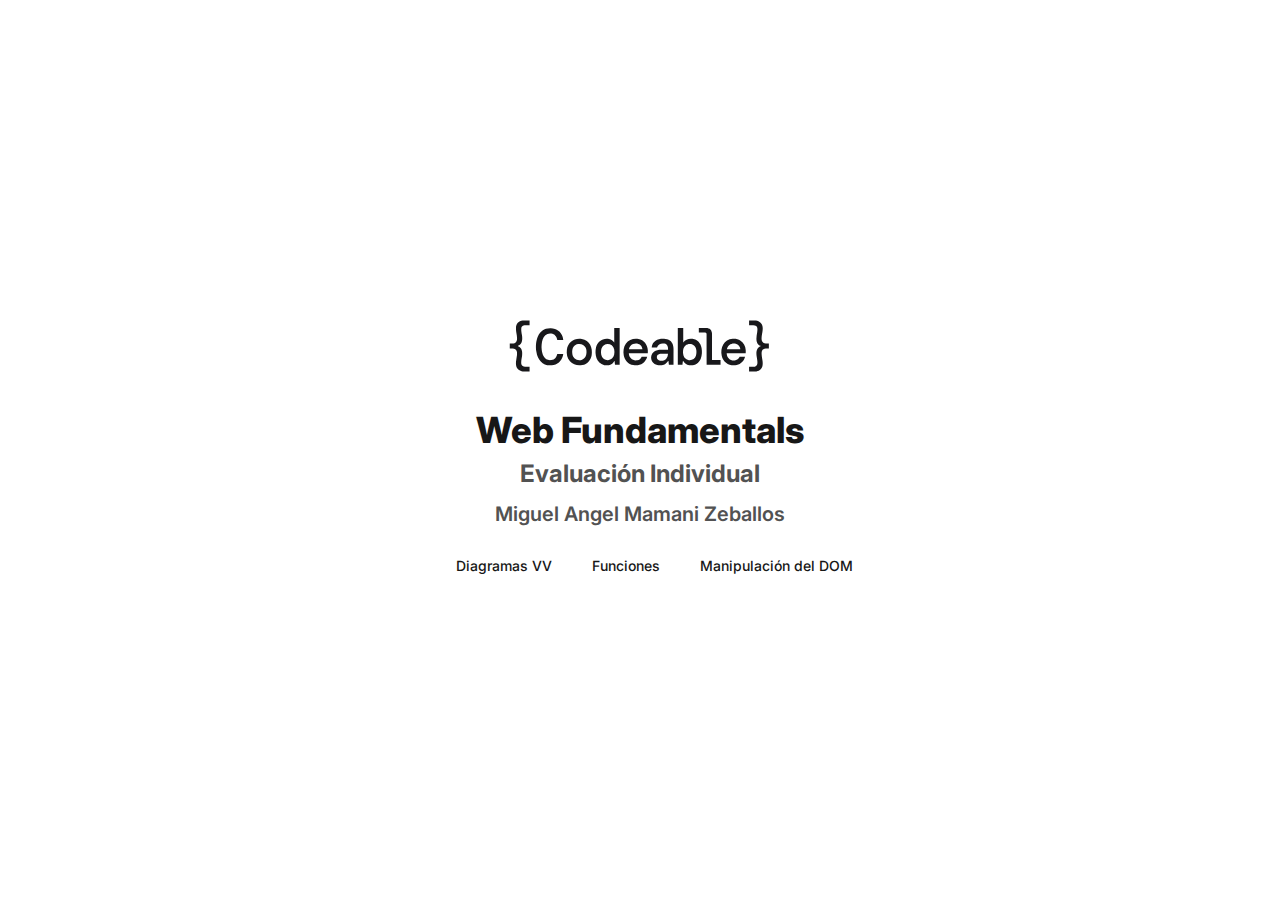
<file: index.html>
<!DOCTYPE html>
<html lang="es">
  <head>
    <meta charset="UTF-8" />
    <meta name="viewport" content="width=device-width, initial-scale=1.0" />
    <title>Web Fundamentals Evaluation 2024</title>
    <link rel="stylesheet" href="styles/index.css" />
  </head>
  <body>
    <main class="centered-content">
      <div class="container home">
        <img
          src="assets/images/codeable-logo.svg"
          alt="Codeable Logo"
          width="270"
          height="64"
          class="home__logo"
        />
        <h4 class="home__spaceHeader32"></h4>
        <h1 class="home__title">Web Fundamentals</h1>
        <h4 class="home__spaceHeader8"></h4>
        <h2 class="home__subtitle">Evaluación Individual</h2>
        <h4 class="home__spaceHeader8"></h4>
        <h3 class="home__name">Miguel Angel Mamani Zeballos</h3>
        <h4 class="home__spaceHeader16"></h4>
        <nav class="navigation link">
          <ul>
            <li><a href="diagramas.html">Diagramas VV</a></li>
            <li><a href="funciones.html">Funciones</a></li>
            <li><a href="dom.html">Manipulación del DOM</a></li>
          </ul>
        </nav>
      </div>
    </main>
  </body>
</html>
</file>
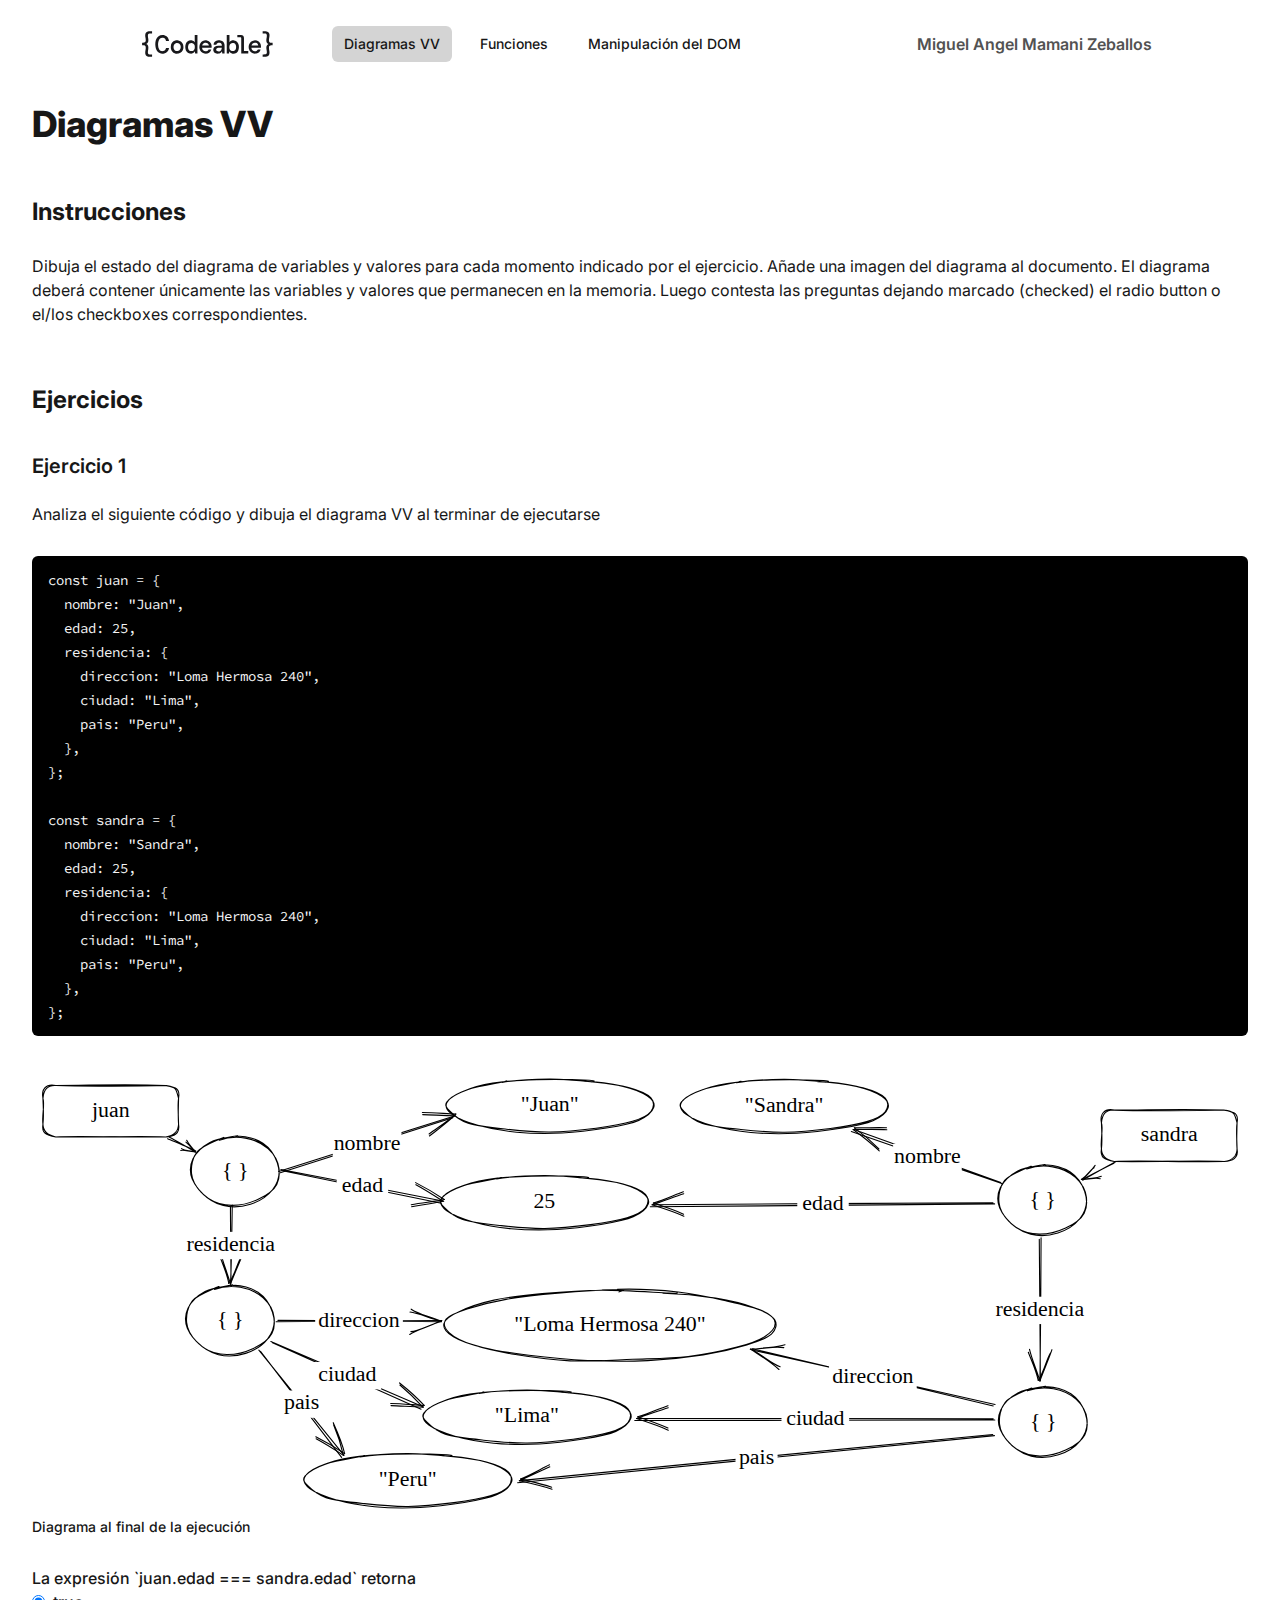
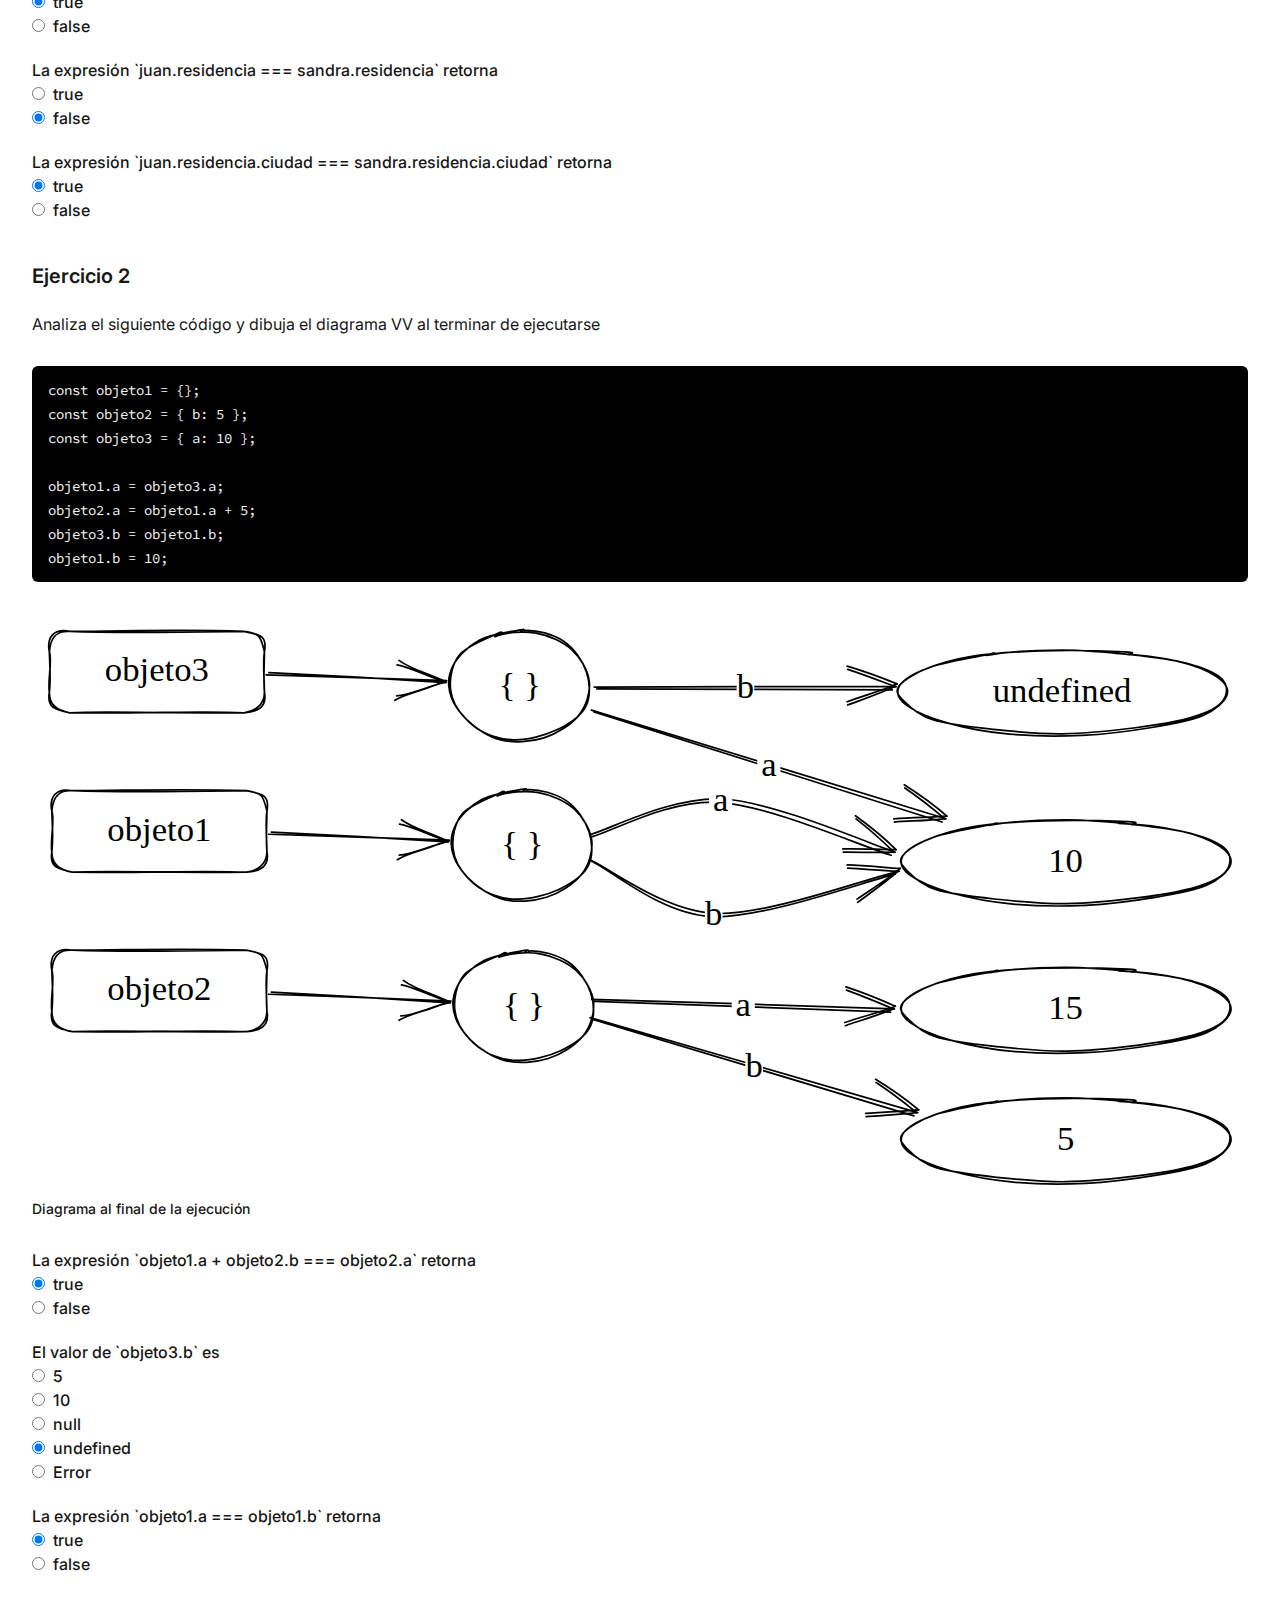
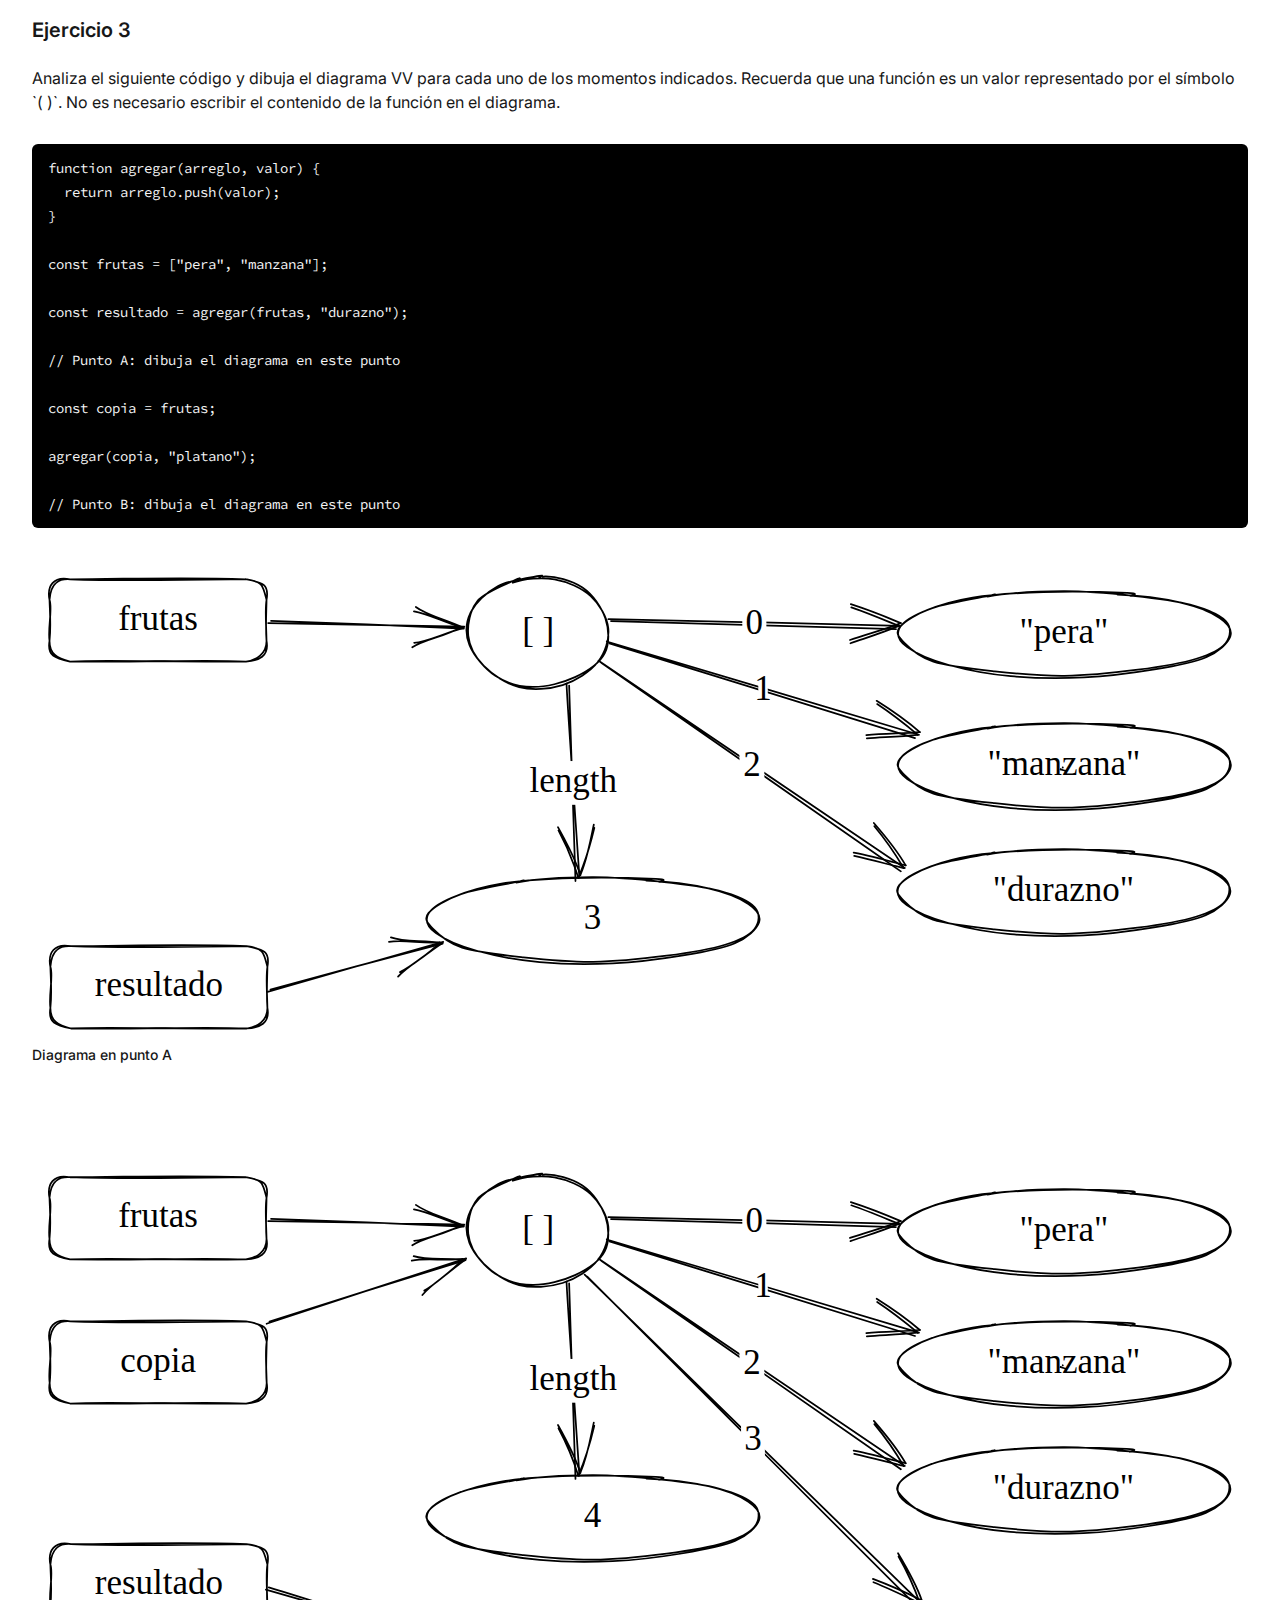
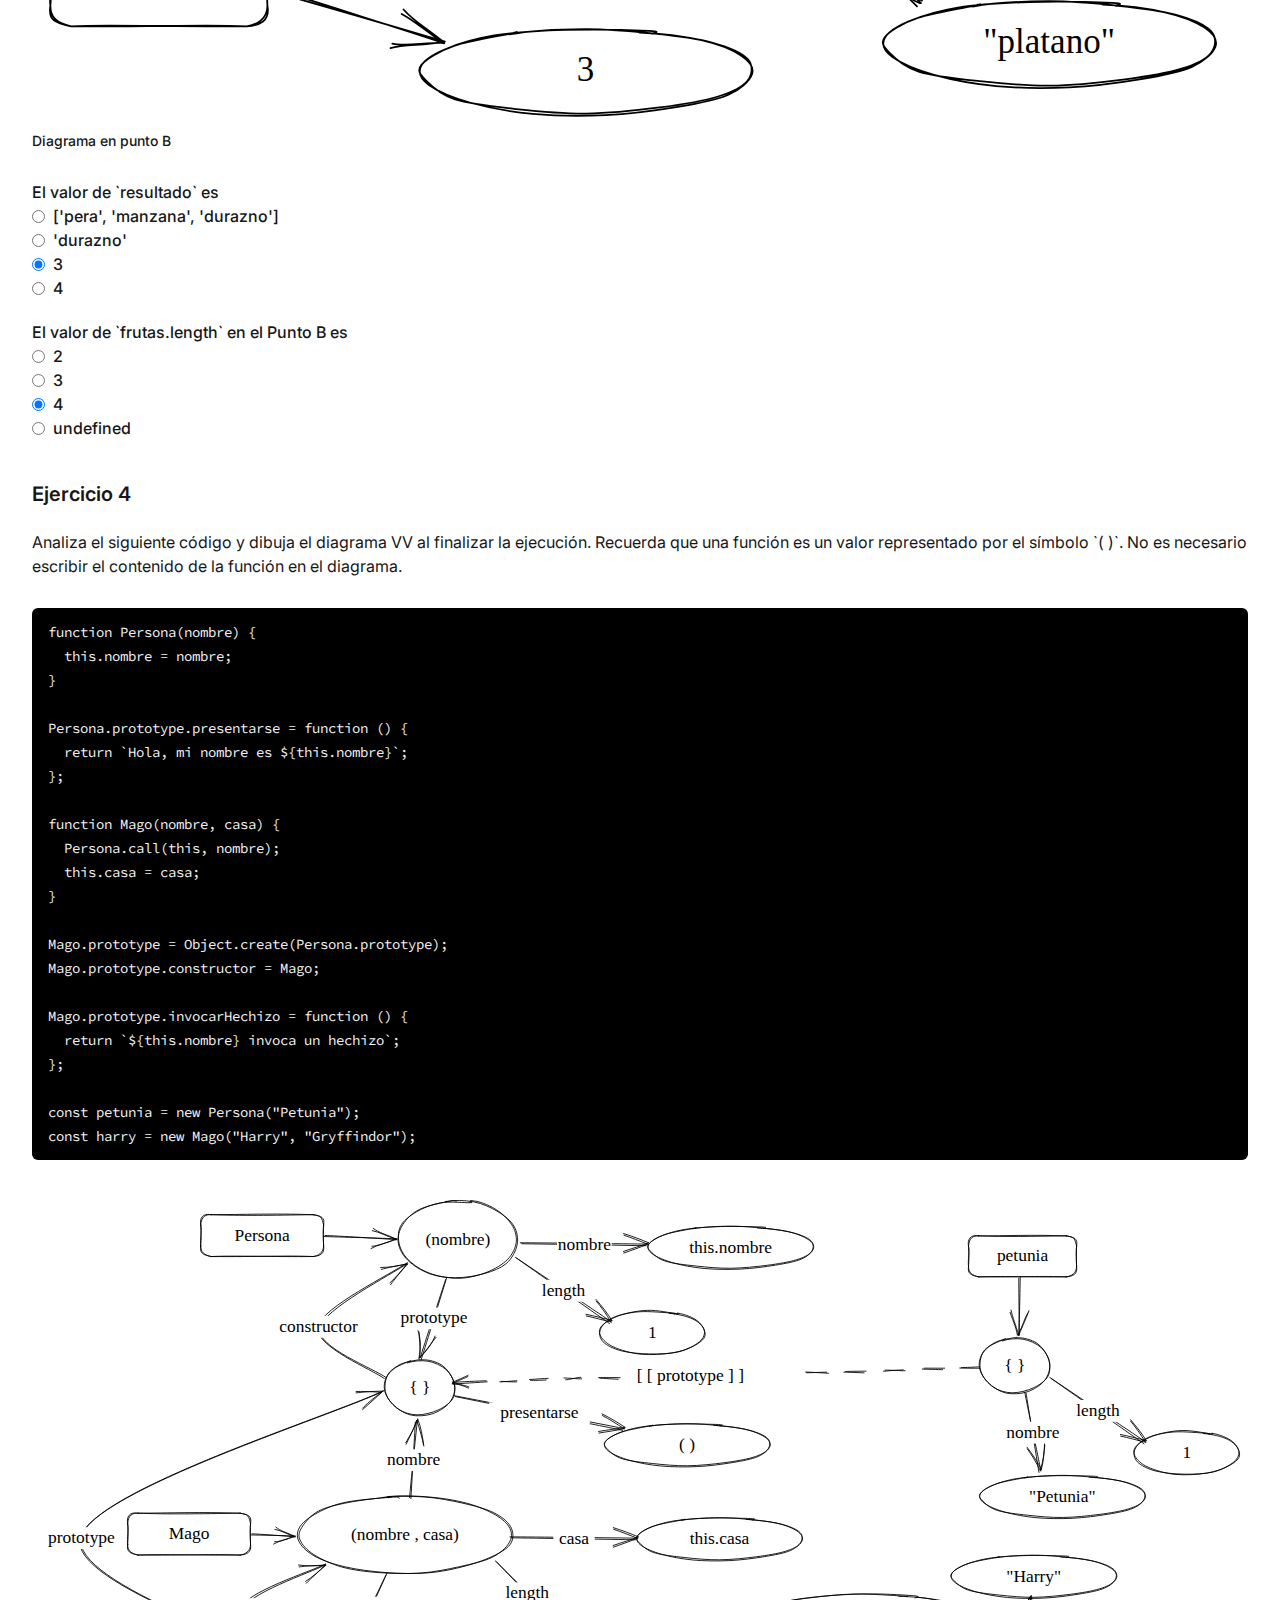
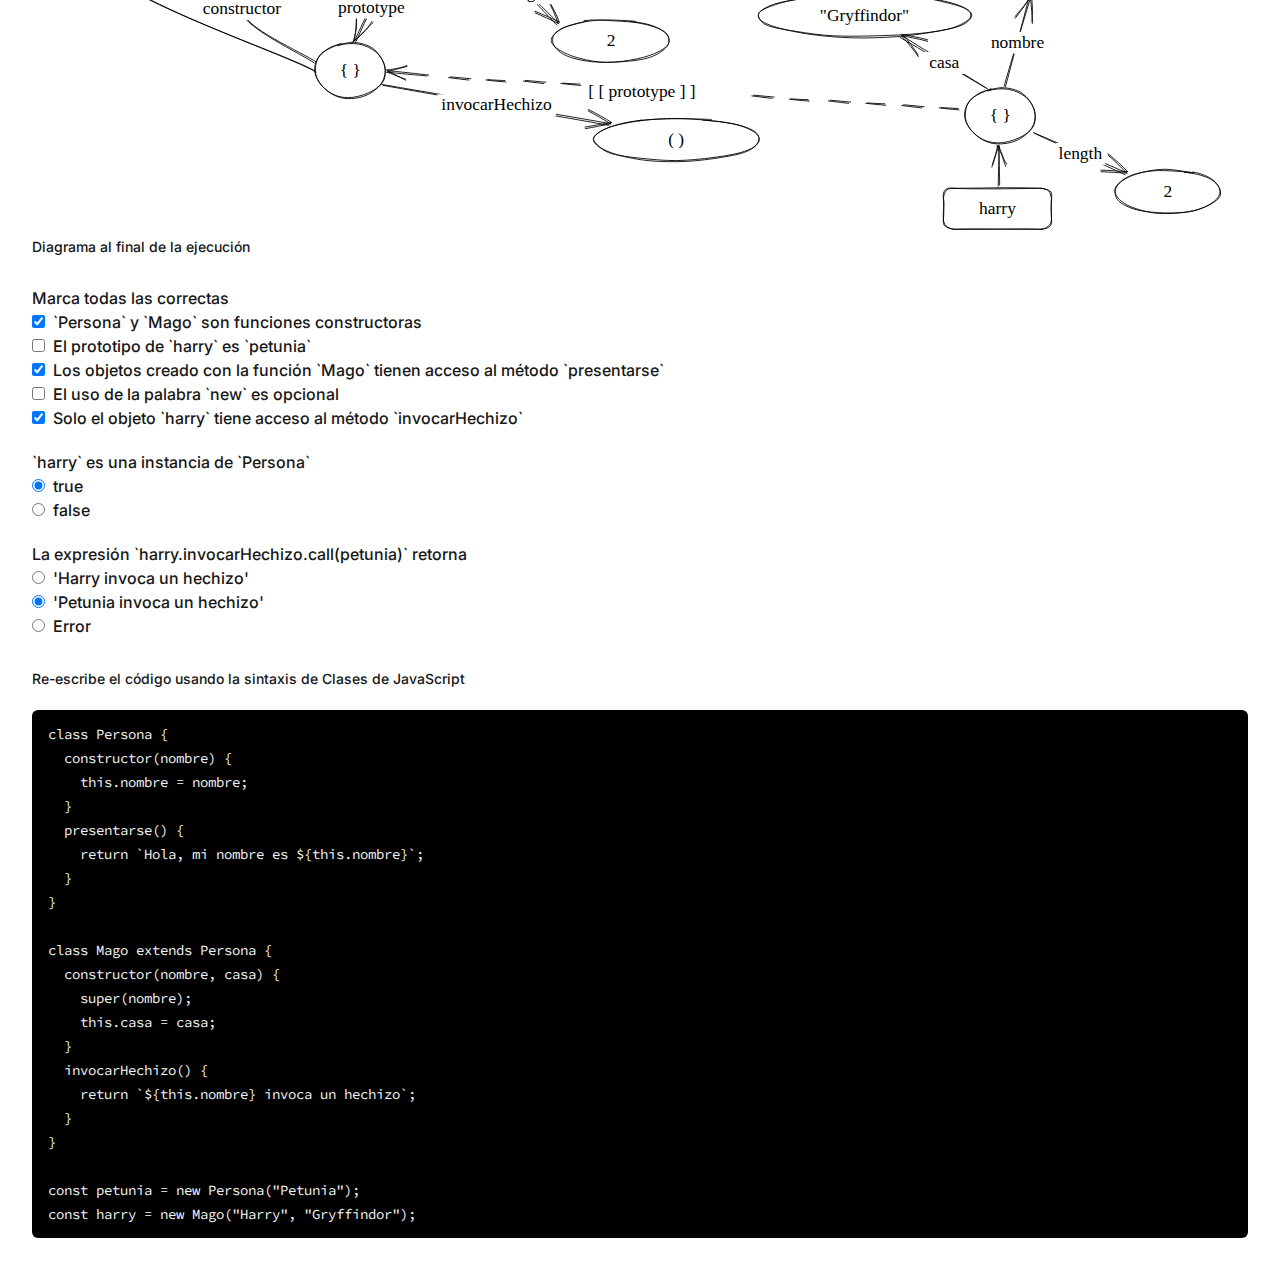
<file: diagramas.html>
<!DOCTYPE html>
<html lang="es">
  <head>
    <meta charset="UTF-8" />
    <meta name="viewport" content="width=device-width, initial-scale=1.0" />
    <title>Web Fundamentals Evaluation 2024- Diagramas VV</title>
    <link rel="stylesheet" href="styles/index.css" />
  </head>
  <body>    
    <header class="header">
      <div class="header__container">
        <a href="/index.html">
          <img
            src="assets/images/codeable-logo-sm.svg"
            alt="codeable-logo"
            width="135"
            height="32"
            class="header__logo header__largoMinimoLogo"
          />
        </a>
        <nav class="navigation">
          <ul>
            <li class="active"><a href="/diagramas.html">Diagramas VV</a></li>
            <li><a href="/funciones.html">Funciones</a></li>
            <li><a href="/dom.html">Manipulación del DOM</a></li>
          </ul>
        </nav>
        <p class="header__name">Miguel Angel Mamani Zeballos</p>
      </div>
    </header>
    <main class="container">
      <div>
        <h1 class="page__title">Diagramas VV</h1>
        <h2 class="page__subtitle page__subtitleBoldPrimary">Instrucciones</h2>
        <p class="page__pWithoutMargin">
          Dibuja el estado del diagrama de variables y valores para cada momento indicado por el ejercicio. Añade una imagen del diagrama al documento. El diagrama deberá contener únicamente las variables y valores que permanecen en la memoria. Luego contesta las preguntas dejando marcado (checked) el radio button o el/los checkboxes correspondientes.
        </p>
        <h2 class="page__subtitle page__subtitleBoldSecondary">Ejercicios</h2>
        <h3 class="page__subtitleNormal">Ejercicio 1</h3>
        <p class="page__pWithMargin">
          Analiza el siguiente código y dibuja el diagrama VV al terminar de ejecutarse
        </p>
        <div>
          <pre class="page__modoDark"><code>const juan = { 
  nombre: "Juan", 
  edad: 25, 
  residencia: { 
    direccion: "Loma Hermosa 240", 
    ciudad: "Lima", 
    pais: "Peru", 
  }, 
}; 
  
const sandra = { 
  nombre: "Sandra", 
  edad: 25,
  residencia: { 
    direccion: "Loma Hermosa 240", 
    ciudad: "Lima", 
    pais: "Peru", 
  }, 
};</code></pre>
        </div>
        <img
          class="page__image"
          src="assets/images/ercerciePage1E1.svg"
          alt="diagrama VV del ejercicio 1"
        />
        <p class="page__textNormal page__spaceHeight32">
          Diagrama al final de la ejecución
        </p>
        <div class="page__paddingBottom20 page__itemWeight500">
          <label>La expresión `juan.edad === sandra.edad` retorna</label>
          <div class="check-group">
            <label class="check-item">
              <input type="radio" name="ejercicio1-1" value="true" checked />
              true
            </label>
            <label class="check-item">
              <input type="radio" name="ejercicio1-1" value="false" />
              false
            </label>
          </div>
        </div>
        <div class="page__paddingBottom20 page__itemWeight500">
          <label>La expresión `juan.residencia === sandra.residencia` retorna</label>
          <div class="check-group">
            <label class="check-item">
              <input type="radio" name="ejercicio1-2" value="true" />
              true
            </label>
            <label class="check-item">
              <input type="radio" name="ejercicio1-2" value="false" checked />
              false
            </label>
          </div>
        </div>
        <div class="page__itemWeight500">
          <label>La expresión `juan.residencia.ciudad === sandra.residencia.ciudad` retorna</label>
          <div class="check-group">
            <label class="check-item">
              <input type="radio" name="ejercicio1-3" value="true" checked />
              true
            </label>
            <label class="check-item">
              <input type="radio" name="ejercicio1-3" value="false" />
              false
            </label>
          </div>
        </div>
        <h3 class="page__subtitleNormal">Ejercicio 2</h3>
        <p class="page__pWithMargin">
          Analiza el siguiente código y dibuja el diagrama VV al terminar de ejecutarse
        </p>
        <div>
          <pre class="page__modoDark"><code>const objeto1 = {}; 
const objeto2 = { b: 5 };
const objeto3 = { a: 10 };

objeto1.a = objeto3.a; 
objeto2.a = objeto1.a + 5; 
objeto3.b = objeto1.b;
objeto1.b = 10;</code></pre>
        </div>
        <img
            class="page__image"
            src="assets/images/ercerciePage1E2.svg"
            alt="diagrama VV del ejercicio 2"
        />
        <p class="page__textNormal page__spaceHeight32">
          Diagrama al final de la ejecución
        </p>
        <div class="page__paddingBottom20 page__itemWeight500">
          <label> La expresión `objeto1.a + objeto2.b === objeto2.a` retorna</label>
          <div class="check-group">
            <label class="check-item">
              <input type="radio" name="ejercicio2-1" value="true" checked />
              true
            </label>
            <label class="check-item">
              <input type="radio" name="ejercicio2-1" value="false" />
              false
            </label>
          </div>
        </div>
        <div class="page__paddingBottom20 page__itemWeight500">
          <label>El valor de `objeto3.b` es</label>
          <div class="check-group">
            <label class="check-item">
              <input type="radio" name="ejercicio2-2" value="5" />
              5
            </label>
            <label class="check-item">
              <input type="radio" name="ejercicio2-2" value="10" />
              10
            </label>
            <label class="check-item">
              <input type="radio" name="ejercicio2-2" value="null" />
              null
            </label>
            <label class="check-item">
              <input type="radio" name="ejercicio2-2" value="undefined" checked />
              undefined
            </label>
            <label class="check-item">
              <input type="radio" name="ejercicio2-2" value="Error" />
              Error
            </label>
          </div>
        </div>
        <div class="page__itemWeight500">
          <label>La expresión `objeto1.a === objeto1.b` retorna</label>
          <div class="check-group">
            <label class="check-item">
              <input type="radio" name="ejercicio2-3" value="true" checked />
              true
            </label>
            <label class="check-item">
              <input type="radio" name="ejercicio2-3" value="false" />
              false
            </label>
          </div>
        </div>
        <h3 class="page__subtitleNormal">Ejercicio 3</h3>
        <p class="page__pWithMargin">
          Analiza el siguiente código y dibuja el diagrama VV para cada uno de los momentos indicados. Recuerda
          que una función es un valor representado por el símbolo `( )`. No es
          necesario escribir el contenido de la función en el diagrama.
        </p>
        <div>
          <pre class="page__modoDark"><code>function agregar(arreglo, valor) { 
  return arreglo.push(valor); 
} 

const frutas = ["pera", "manzana"]; 

const resultado = agregar(frutas, "durazno"); 

// Punto A: dibuja el diagrama en este punto 

const copia = frutas;

agregar(copia, "platano"); 

// Punto B: dibuja el diagrama en este punto</code></pre>
        </div>
        <img
            class="page__image"
            src="assets/images/ercerciePage1E3-1.svg"
            alt="diagrama VV del ejercicio 3 parte A"
        />
        <p class="page__textNormal page__spaceHeight32">
          Diagrama en punto A
        </p>
        <h4 class="page__paddingBottom32"></h4>
        <img
            class="page__image"
            src="assets/images/ercerciePage1E3-2.svg"
            alt="diagrama VV del ejercicio 3 parte B"
        />
        <p class="page__textNormal page__spaceHeight32">
          Diagrama en punto B
        </p>
        <div class="page__paddingBottom20 page__itemWeight500">
          <label>El valor de `resultado` es</label>
          <div class="check-group">
            <label class="check-item">
              <input type="radio" name="ejercicio3-1" value="['pera', 'manzana', 'durazno']" />
              ['pera', 'manzana', 'durazno'] 
            </label>
            <label class="check-item">
              <input type="radio" name="ejercicio3-1" value="durazno" />
              'durazno'
            </label>
            <label class="check-item">
              <input type="radio" name="ejercicio3-1" value="3" checked />
              3
            </label>
            <label class="check-item">
              <input type="radio" name="ejercicio3-1" value="4" />
              4
            </label>
          </div>
        </div>       
        <div class="page__itemWeight500">
          <label>El valor de `frutas.length` en el Punto B es</label>
          <div class="check-group">
          <label class="check-item">
            <input type="radio" name="ejercicio3-2" value="2" />
            2
          </label>
          <label class="check-item">
            <input type="radio" name="ejercicio3-2" value="3" />
            3          
          </label>
          <label class="check-item">
            <input type="radio" name="ejercicio3-2" value="4" checked />
            4
          </label>
          <label class="check-item">
            <input type="radio" name="ejercicio3-2" value="undefined" />
            undefined
          </label>
          </div>
        </div>
        <h3 class="page__subtitleNormal">Ejercicio 4</h3>
        <p class="page__pWithMargin">
          Analiza el siguiente código y dibuja el diagrama VV al finalizar la ejecución. Recuerda que
          una función es un valor representado por el símbolo `( )`. No es
          necesario escribir el contenido de la función en el diagrama.
        </p>
        <div>
          <pre class="page__modoDark"><code>function Persona(nombre) { 
  this.nombre = nombre; 
} 

Persona.prototype.presentarse = function () { 
  return `Hola, mi nombre es ${this.nombre}`; 
};

function Mago(nombre, casa) { 
  Persona.call(this, nombre); 
  this.casa = casa; 
}

Mago.prototype = Object.create(Persona.prototype);
Mago.prototype.constructor = Mago; 

Mago.prototype.invocarHechizo = function () { 
  return `${this.nombre} invoca un hechizo`; 
}; 

const petunia = new Persona("Petunia"); 
const harry = new Mago("Harry", "Gryffindor");</code></pre>
        </div>
        <img
            class="page__image"
            src="assets/images/ercerciePage1E4.svg"
            alt="diagrama VV del ejercicio 4"
        />
        <p class="page__textNormal page__spaceHeight32">
          Diagrama al final de la ejecución 
        </p>
        <div class="page__paddingBottom20 page__itemWeight500">
          <label>Marca todas las correctas</label>
          <div class="check-group">
            <label class="check-item">
              <input type="checkbox" name="persona-y-mago-funciones" value="yes" checked />
              `Persona` y `Mago` son funciones constructoras
            </label>
            <label class="check-item">
              <input type="checkbox" name="prototipo-harry-es-petunia" value="yes" />
              El prototipo de `harry` es `petunia`
            </label>
            <label class="check-item">
              <input type="checkbox" name="mago-tiene-metodo-presentarse" value="yes" checked />
              Los objetos creado con la función `Mago` tienen acceso al método `presentarse`
            </label>
            <label class="check-item">
              <input type="checkbox" name="new-es-opcional" value="yes" />
              El uso de la palabra `new` es opcional
            </label>
            <label class="check-item">
              <input type="checkbox" name="harry-tiene-metodo-invocarHechizo" value="yes" checked />
              Solo el objeto `harry` tiene acceso al método `invocarHechizo`
            </label>
          </div>   
        </div>   
        <div class="page__paddingBottom20 page__itemWeight500">
          <label>`harry` es una instancia de `Persona`</label>
          <div class="check-group">
            <label class="check-item">
              <input type="radio" name="ejercicio4-2" value="true" checked />
              true
            </label>
            <label class="check-item">
              <input type="radio" name="ejercicio4-2" value="false" />
              false
            </label>
          </div>
        </div>    
        <div class="page__itemWeight500">
          <label>La expresión `harry.invocarHechizo.call(petunia)` retorna</label>
          <div class="check-group">
            <label class="check-item">
              <input type="radio" name="ejercicio4-3" value="Harry invoca un hechizo" />
              'Harry invoca un hechizo'          
            </label>
            <label class="check-item">
              <input type="radio" name="ejercicio4-3" value="Petunia invoca un hechizo" checked />
              'Petunia invoca un hechizo'           
            </label>
            <label class="check-item">
              <input type="radio" name="ejercicio4-3" value="Error" />
              Error
            </label>        
          </div>
        </div>
        <p class="page__textNormal">
          Re-escribe el código usando la sintaxis de Clases de JavaScript
        </p>
        <div>
          <pre class="page__modoDark"><code>class Persona {
  constructor(nombre) {
    this.nombre = nombre;
  }
  presentarse() {
    return `Hola, mi nombre es ${this.nombre}`;
  }
}

class Mago extends Persona {
  constructor(nombre, casa) {
    super(nombre);
    this.casa = casa;
  }
  invocarHechizo() {
    return `${this.nombre} invoca un hechizo`;
  }
}

const petunia = new Persona("Petunia");
const harry = new Mago("Harry", "Gryffindor");</code></pre>
        </div>
        <h4 class="page__paddingBottom32"></h4>
      </div>
    </main>
  </body>
</html>
</file>
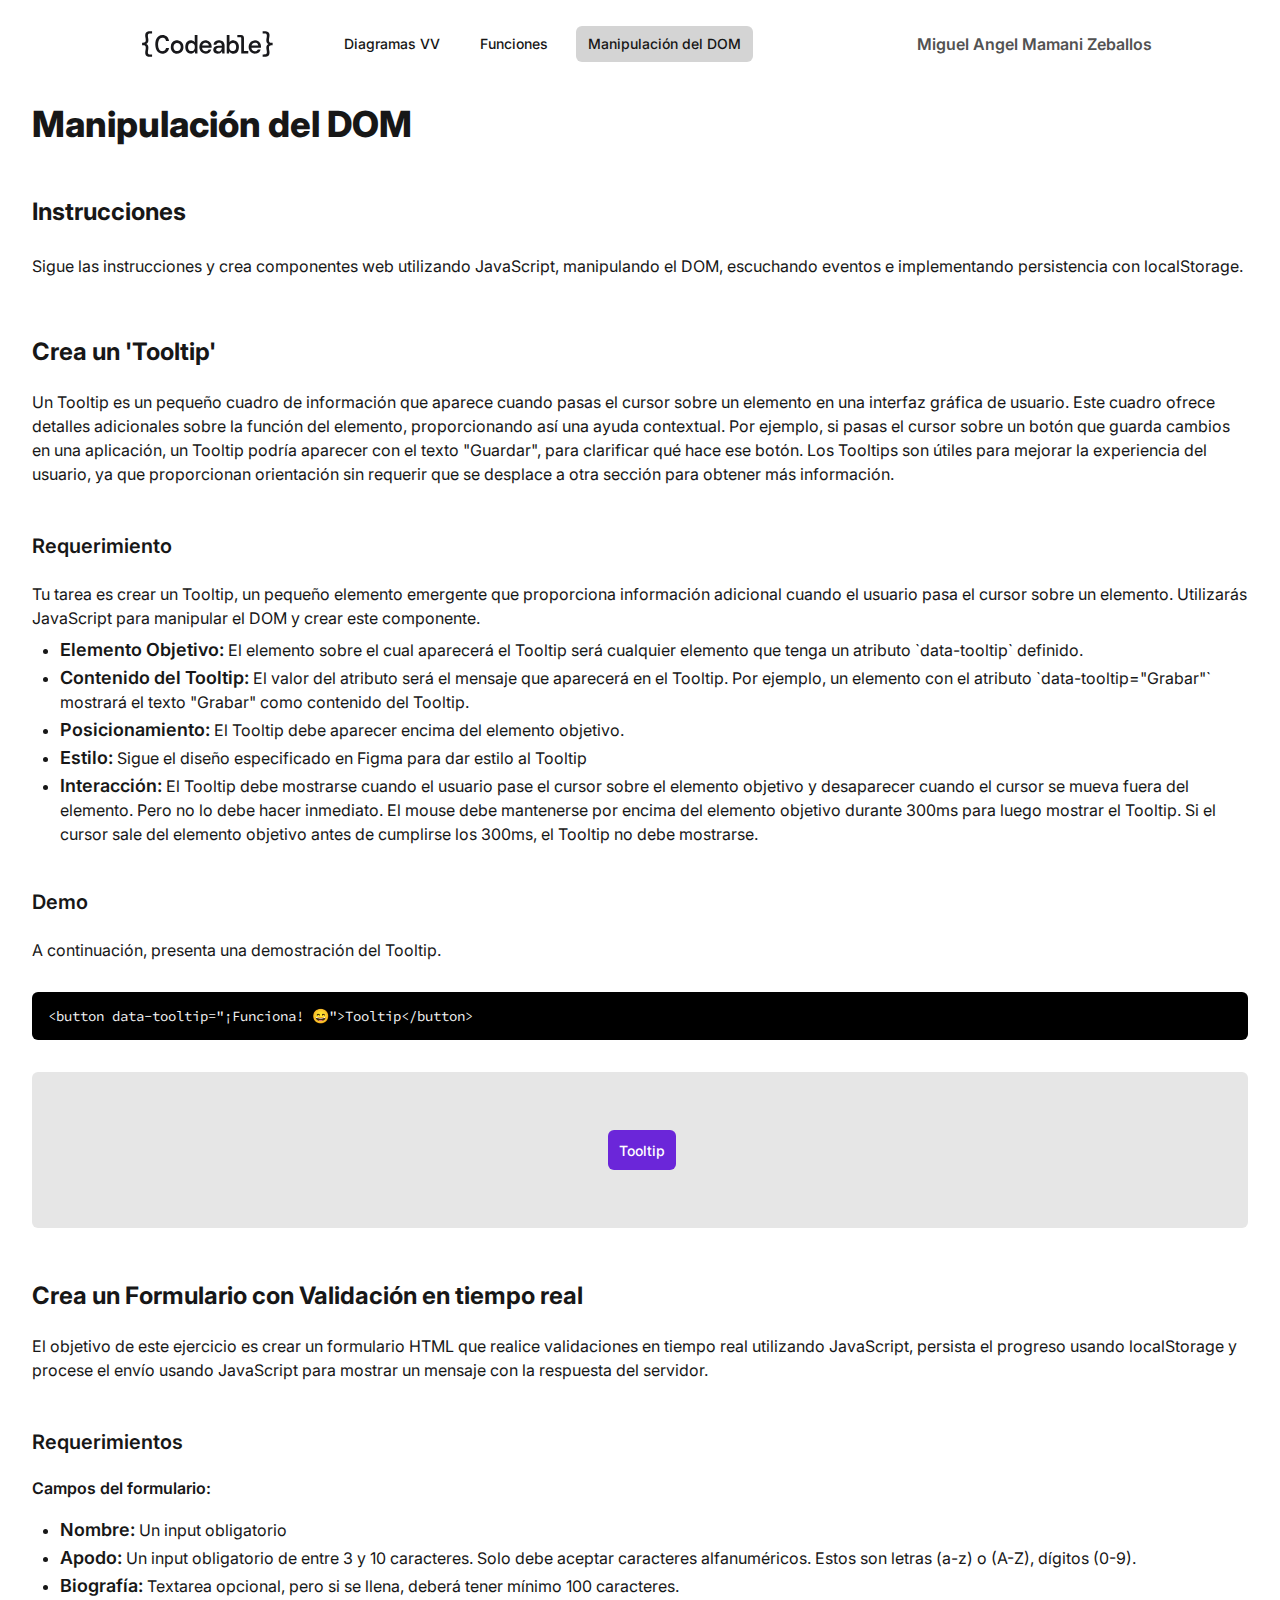
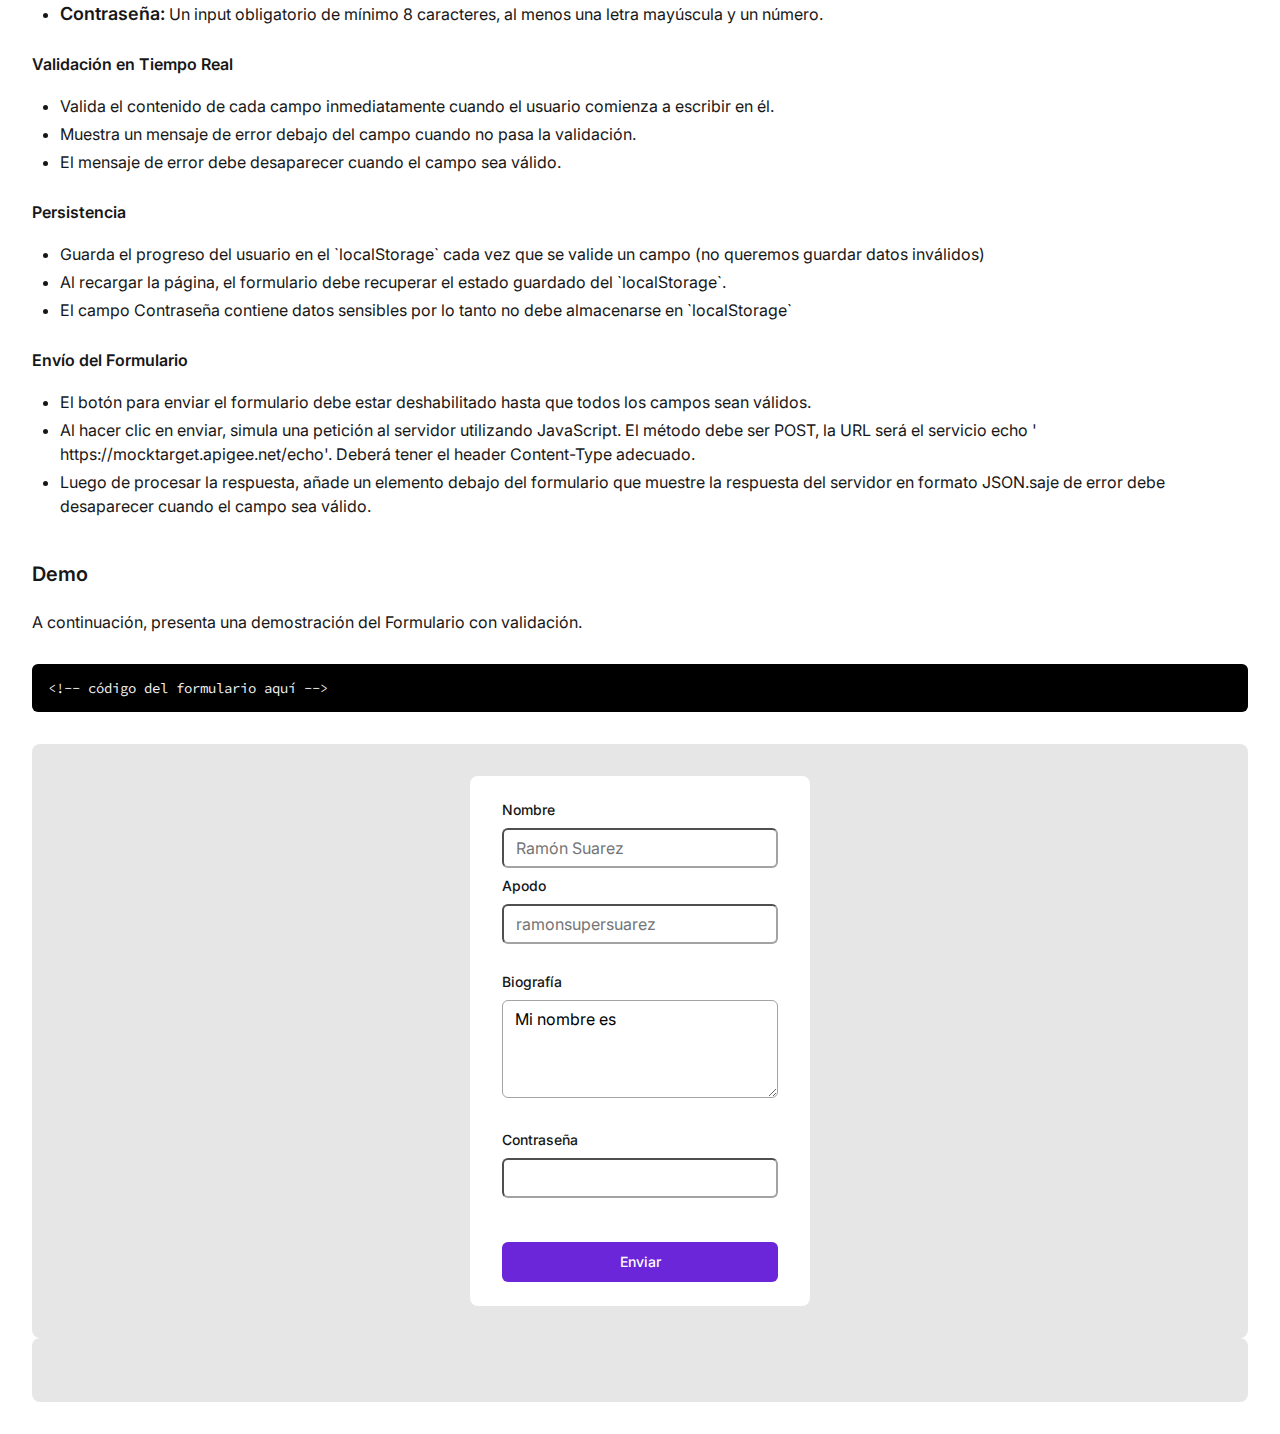
<file: dom.html>
<!DOCTYPE html>
<html lang="es">
  <head>
    <meta charset="UTF-8" />
    <meta name="viewport" content="width=device-width, initial-scale=1.0" />
    <title>Web Fundamentals Evaluation 2024- Diagramas VV</title>
    <link rel="stylesheet" href="styles/index.css" />
  </head>
  <body>
    <header class="header">
      <div class="header__container">
        <a href="/index.html">
          <img
            src="assets/images/codeable-logo-sm.svg"
            alt="codeable-logo"
            width="135"
            height="32"
            class="header__logo header__largoMinimoLogo"
          />
        </a>
        <nav class="navigation">
          <ul>
            <li><a href="/diagramas.html">Diagramas VV</a></li>
            <li><a href="/funciones.html">Funciones</a></li>
            <li class="active"><a href="/dom.html">Manipulación del DOM</a></li>
          </ul>
        </nav>
        <p class="header__name">Miguel Angel Mamani Zeballos</p>
      </div>
    </header>
    <main class="container">
      <div>
        <h1 class="page__title">Manipulación del DOM</h1>
        <h2 class="page__subtitle page__subtitleBoldPrimary">Instrucciones</h2>
        <p class="page__pWithoutMargin">
          Sigue las instrucciones y crea componentes web utilizando JavaScript,
          manipulando el DOM, escuchando eventos e implementando persistencia
          con localStorage.
        </p>
        <h2 class="page__subtitle page__subtitleBoldSecondary">
          Crea un 'Tooltip'
        </h2>
        <p class="page__pWithMargin">
          Un Tooltip es un pequeño cuadro de información que aparece cuando
          pasas el cursor sobre un elemento en una interfaz gráfica de usuario.
          Este cuadro ofrece detalles adicionales sobre la función del elemento,
          proporcionando así una ayuda contextual. Por ejemplo, si pasas el
          cursor sobre un botón que guarda cambios en una aplicación, un Tooltip
          podría aparecer con el texto "Guardar", para clarificar qué hace ese
          botón. Los Tooltips son útiles para mejorar la experiencia del
          usuario, ya que proporcionan orientación sin requerir que se desplace
          a otra sección para obtener más información.
        </p>
        <h3 class="page__subtitleNormal">Requerimiento</h3>
        <p class="page__pWithMargin">
          Tu tarea es crear un Tooltip, un pequeño elemento emergente que
          proporciona información adicional cuando el usuario pasa el cursor
          sobre un elemento. Utilizarás JavaScript para manipular el DOM y crear
          este componente.
        </p>
        <ul>
          <li><strong class="page__subtitleNormal2">Elemento Objetivo:</strong> El elemento sobre el cual aparecerá el Tooltip será
          cualquier elemento que tenga un atributo `data-tooltip` definido.</li>
          <li><strong class="page__subtitleNormal2">Contenido del Tooltip:</strong> El valor del atributo será el mensaje que
          aparecerá en el Tooltip. Por ejemplo, un elemento con el atributo
          `data-tooltip="Grabar"` mostrará el texto "Grabar" como contenido del
          Tooltip.</li>
          <li><strong class="page__subtitleNormal2">Posicionamiento:</strong> El Tooltip debe aparecer encima del elemento
          objetivo.</li>
          <li><strong class="page__subtitleNormal2">Estilo:</strong> Sigue el diseño especificado en Figma para dar estilo
          al Tooltip</li> 
          <li><strong class="page__subtitleNormal2">Interacción:</strong> El Tooltip debe mostrarse cuando el usuario pase
          el cursor sobre el elemento objetivo y desaparecer cuando el cursor se
          mueva fuera del elemento. Pero no lo debe hacer inmediato. El mouse debe
          mantenerse por encima del elemento objetivo durante 300ms para luego
          mostrar el Tooltip. Si el cursor sale del elemento objetivo antes de
          cumplirse los 300ms, el Tooltip no debe mostrarse.</li>
        </ul>
        <h3 class="page__subtitleNormal">Demo</h3>
        <p class="page__pWithMargin">
          A continuación, presenta una demostración del Tooltip.
        </p>
        <div>
          <pre
            class="page__modoDark"
          ><code>&lt;button data-tooltip="¡Funciona! 😄"&gt;Tooltip&lt;/button&gt;</code></pre>
        </div>
        <h4 class="page__paddingBottom32"></h4>
        <div class="page__divSpecial">
          <button
            tooltip-container="¡Funciona! 😄"
            class="button tooltip-container"
          >
            Tooltip
          </button>
        </div>
        <h3 class="page__subtitle page__subtitleBoldSecondary">
          Crea un Formulario con Validación en tiempo real
        </h3>
        <p class="page__pWithMargin">
          El objetivo de este ejercicio es crear un formulario HTML que realice
          validaciones en tiempo real utilizando JavaScript, persista el
          progreso usando localStorage y procese el envío usando JavaScript para
          mostrar un mensaje con la respuesta del servidor.
        </p>
        <h3 class="page__subtitleNormal">Requerimientos</h3>
        <p class="page__pWithMarginBold">Campos del formulario:</p>
        <ul>
          <li><strong class="page__subtitleNormal2">Nombre:</strong> Un input obligatorio 
          <li><strong class="page__subtitleNormal2">Apodo:</strong> Un input obligatorio de entre 3 y 10
          caracteres. Solo debe aceptar caracteres alfanuméricos. Estos son letras
          (a-z) o (A-Z), dígitos (0-9). 
          <li><strong class="page__subtitleNormal2">Biografía:</strong> Textarea opcional, pero si se
          llena, deberá tener mínimo 100 caracteres. 
          <li><strong class="page__subtitleNormal2">Contraseña:</strong> Un input
          obligatorio de mínimo 8 caracteres, al menos una letra mayúscula y un
          número.
        </ul>
        <p class="page__pWithMarginBold">Validación en Tiempo Real</p>
        <ul>
          <li>Valida el contenido de cada campo inmediatamente cuando el usuario comienza a escribir en él.</li>
          <li>Muestra un mensaje de error debajo del campo
          cuando no pasa la validación. </li>
          <li>El mensaje de error debe desaparecer cuando el campo sea válido.</li>
        </ul>
        <p class="page__pWithMarginBold">Persistencia</p>
        <ul>
          <li>Guarda el progreso del usuario en el `localStorage` cada vez que se
          valide un campo (no queremos guardar datos inválidos)</li> 
          <li>Al recargar la
          página, el formulario debe recuperar el estado guardado del
          `localStorage`.</li> 
          <li>El campo Contraseña contiene datos sensibles por lo
          tanto no debe almacenarse en `localStorage`</li>
        </ul>
        <p class="page__pWithMarginBold">Envío del Formulario</p>
        <ul>
          <li>El botón para enviar el formulario debe estar deshabilitado hasta que
          todos los campos sean válidos.</li>
          <li>Al hacer clic en enviar, simula una
          petición al servidor utilizando JavaScript. El método debe ser POST, la
          URL será el servicio echo '​https://mocktarget.apigee.net/echo'. Deberá
          tener el header Content-Type adecuado.</li>
          <li>Luego de procesar la respuesta,
          añade un elemento debajo del formulario que muestre la respuesta del
          servidor en formato JSON.saje de error debe desaparecer cuando el campo
          sea válido.</li>
        </ul>
        <h3 class="page__subtitleNormal">Demo</h3>
        <p class="page__pWithMargin">
          A continuación, presenta una demostración del Formulario con
          validación.
        </p>
        <div>
          <pre
            class="page__modoDark"
          ><code>&lt;!-- código del formulario aquí --&gt;</code></pre>
        </div>
        <h4 class="page__paddingBottom32"></h4>
        <div class="page__divSpecial">
          <div>
            <section class="section page__divSpecialForm page__marging32">
              <div class="container">
                <div class="form__wrapper">
                  <form action="" method="post" name="formulario" class="form">
                    <div class="form-field">
                      <label for="fullName">Nombre</label>
                      <input
                        type="text"
                        id="fullName"
                        name="fullName"
                        placeholder="Ramón Suarez"
                        required
                      />
                    </div>
                    <div class="form-field">
                      <label for="nickName">Apodo</label>
                      <input
                        type="text"
                        id="nickName"
                        name="nickName"
                        placeholder="ramonsupersuarez"
                        required
                      />
                      <span id="mensajeError1" class="form__mensaje-error">Entre 3 y 10 caracteres alfanuméricos</span><br><br>
                    </div>
                    <div class="form-field">
                      <label for="biography">Biografía</label>
                      <textarea
                      id="biography"
                      name="biography"
                      required
                      rows="4"
                      placeholder="Mi nombre es"
                      >Mi nombre es
                      </textarea>
                      <span id="mensajeError2" class="form__mensaje-error">Mínimo 100 caracteres</span><br><br>
                    </div>
                    <div class="form-field">
                      <label for="password">Contraseña</label>
                      <input
                        type="password"
                        id="password"
                        name="password"
                        required
                      />
                      <span id="mensajeError3" class="form__mensaje-error">Mínimo 8 caracteres</span><br><br>
                    </div>
                    <button type="submit" class="button__Form">
                      Enviar
                    </button>
                  </form>
                </div>
              </div>
            </section>
          </div>
          <h4 class="page__paddingBottom32"></h4>
        </div>
        <div class="page__divSpecial">
          <div id="porCompletar" class="container page__marging32">            
          </div>
        </div>
        <h4 class="page__paddingBottom32"></h4>
      </div>
    </main>
    <script src="manipulationDOM.js"></script>
  </body>
</html>
</file>
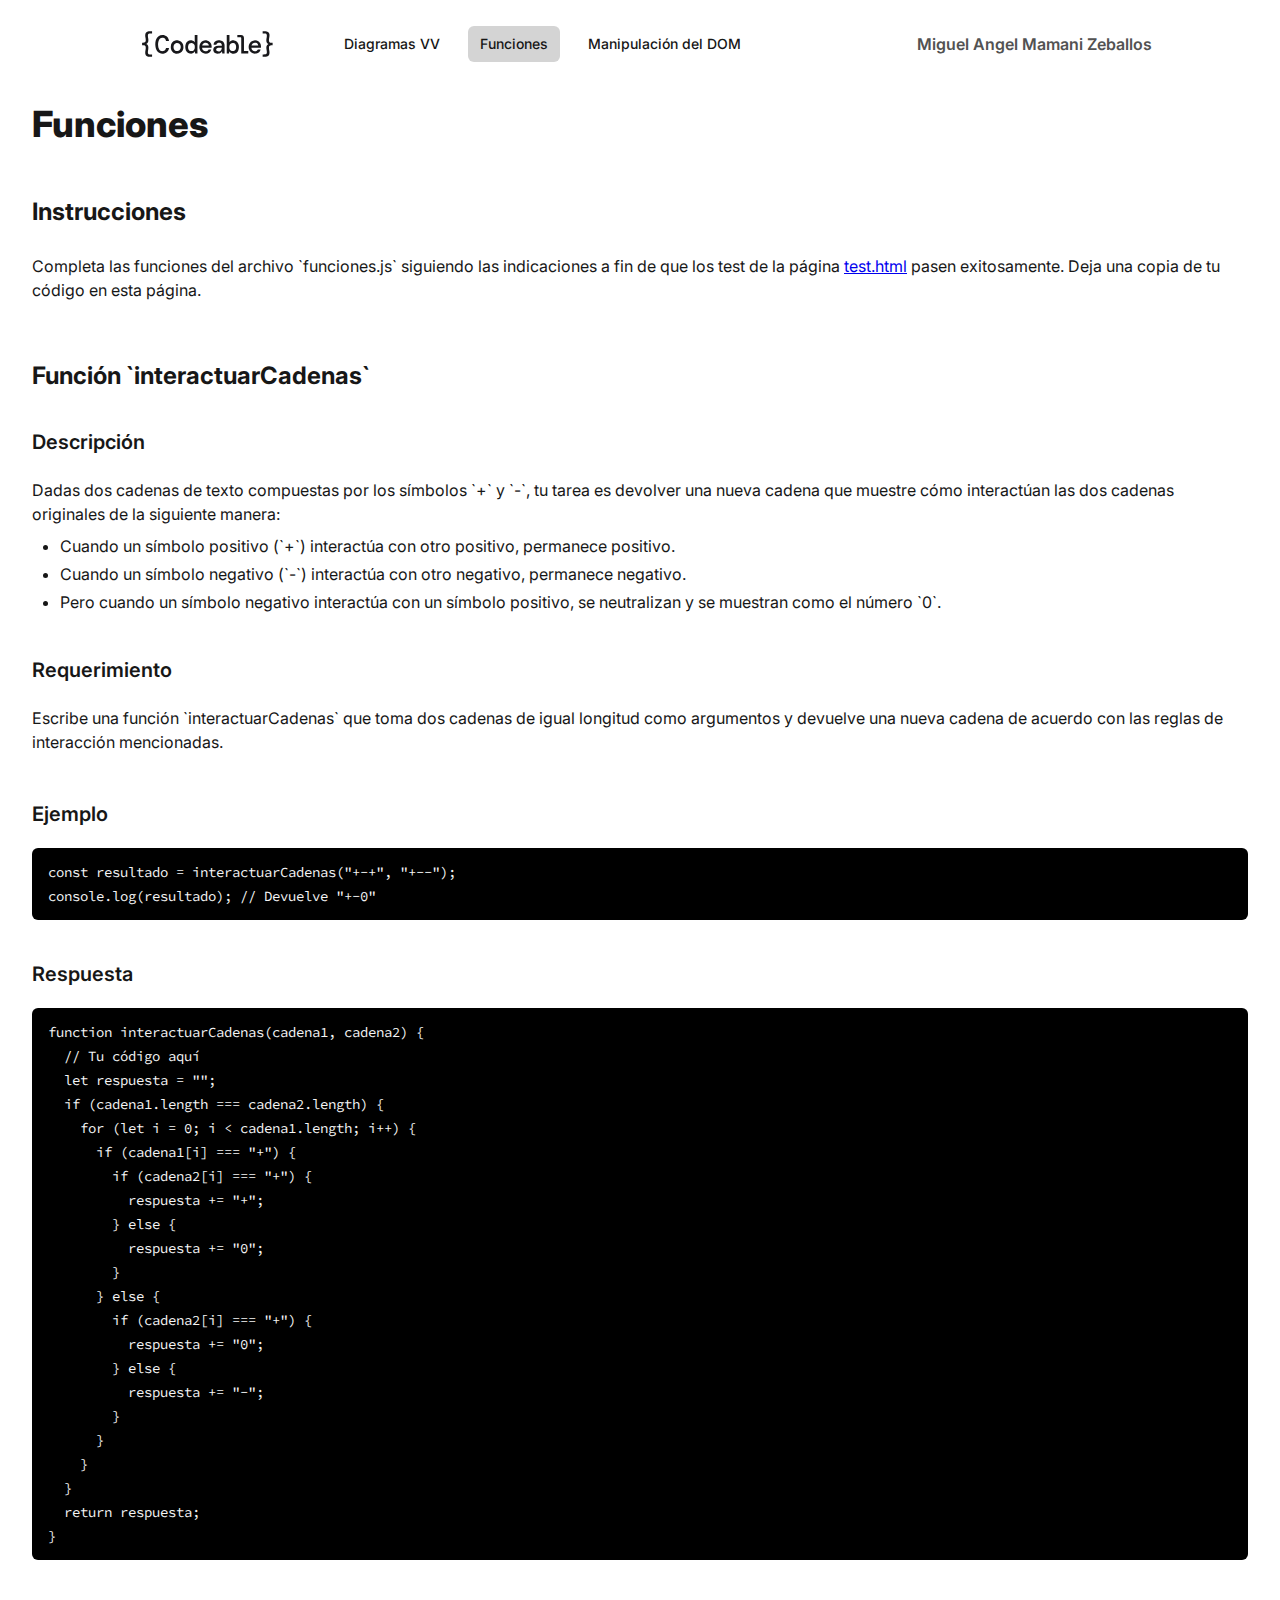
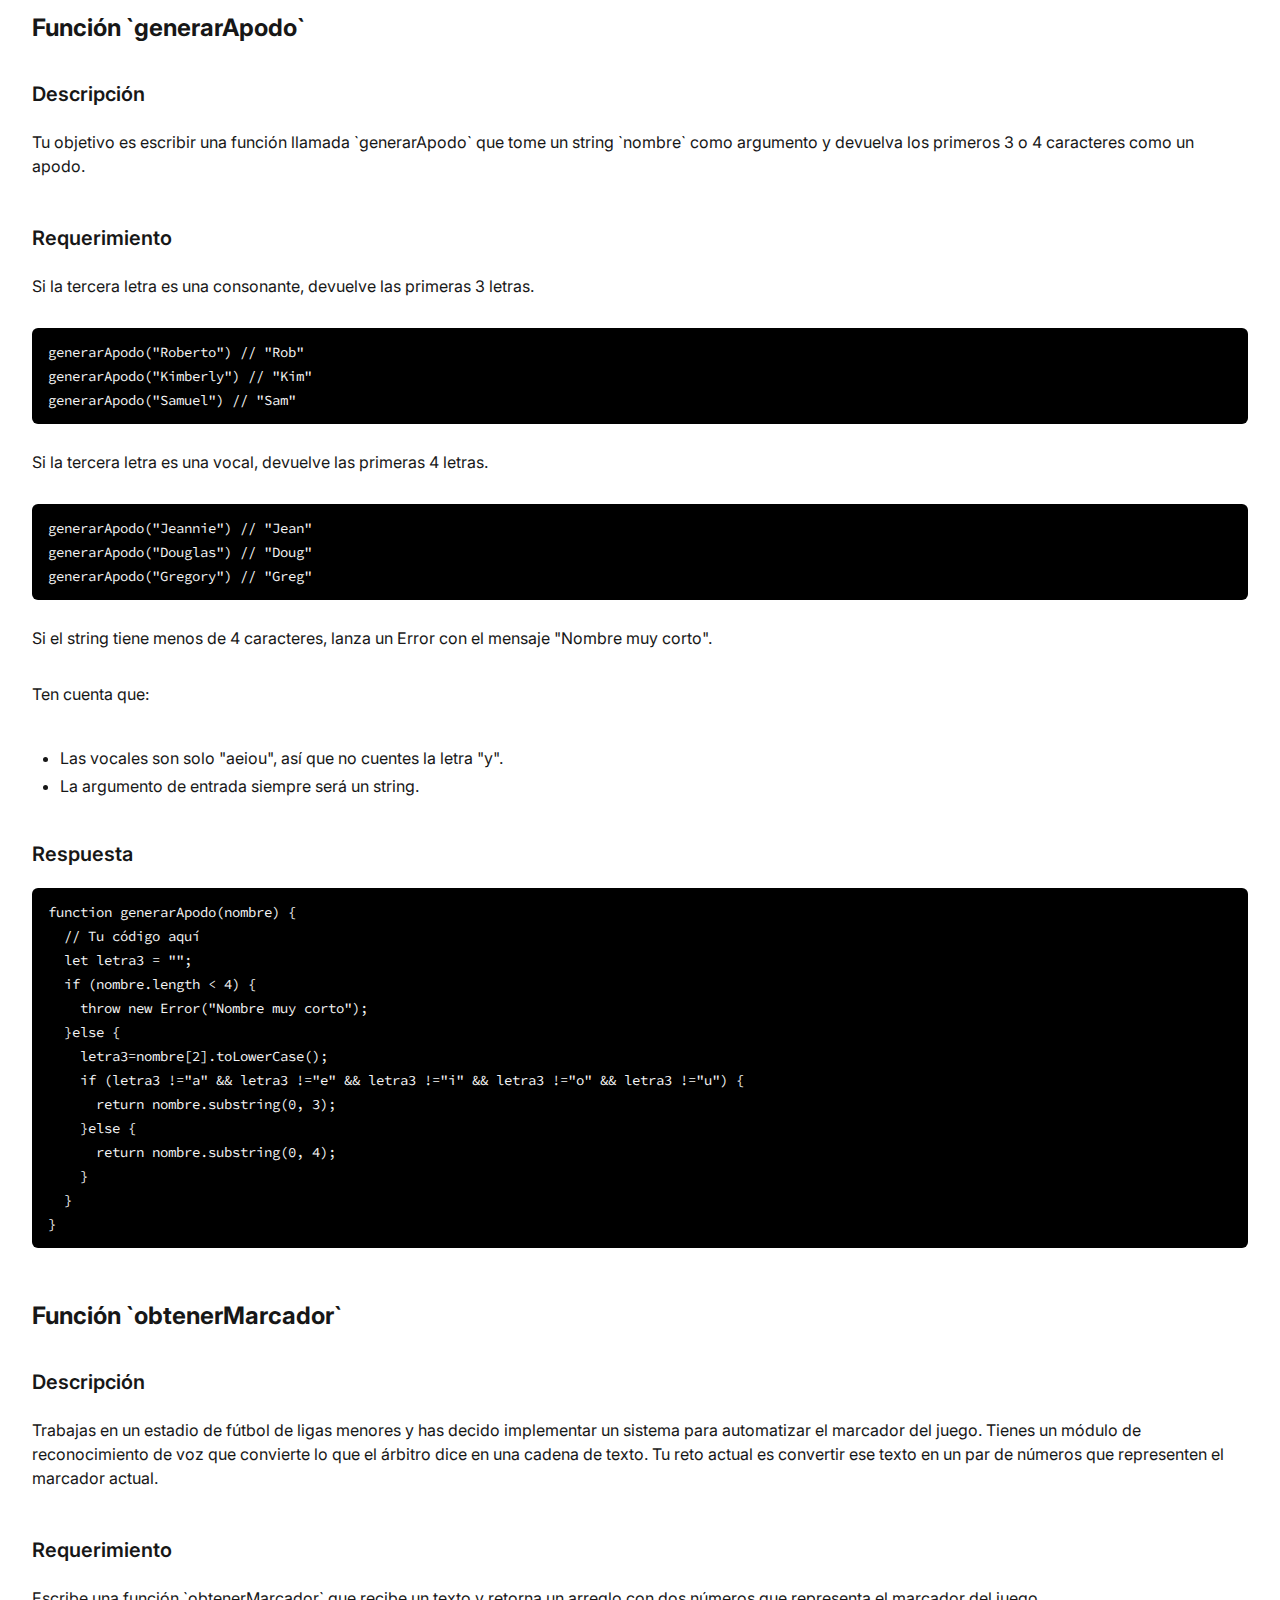
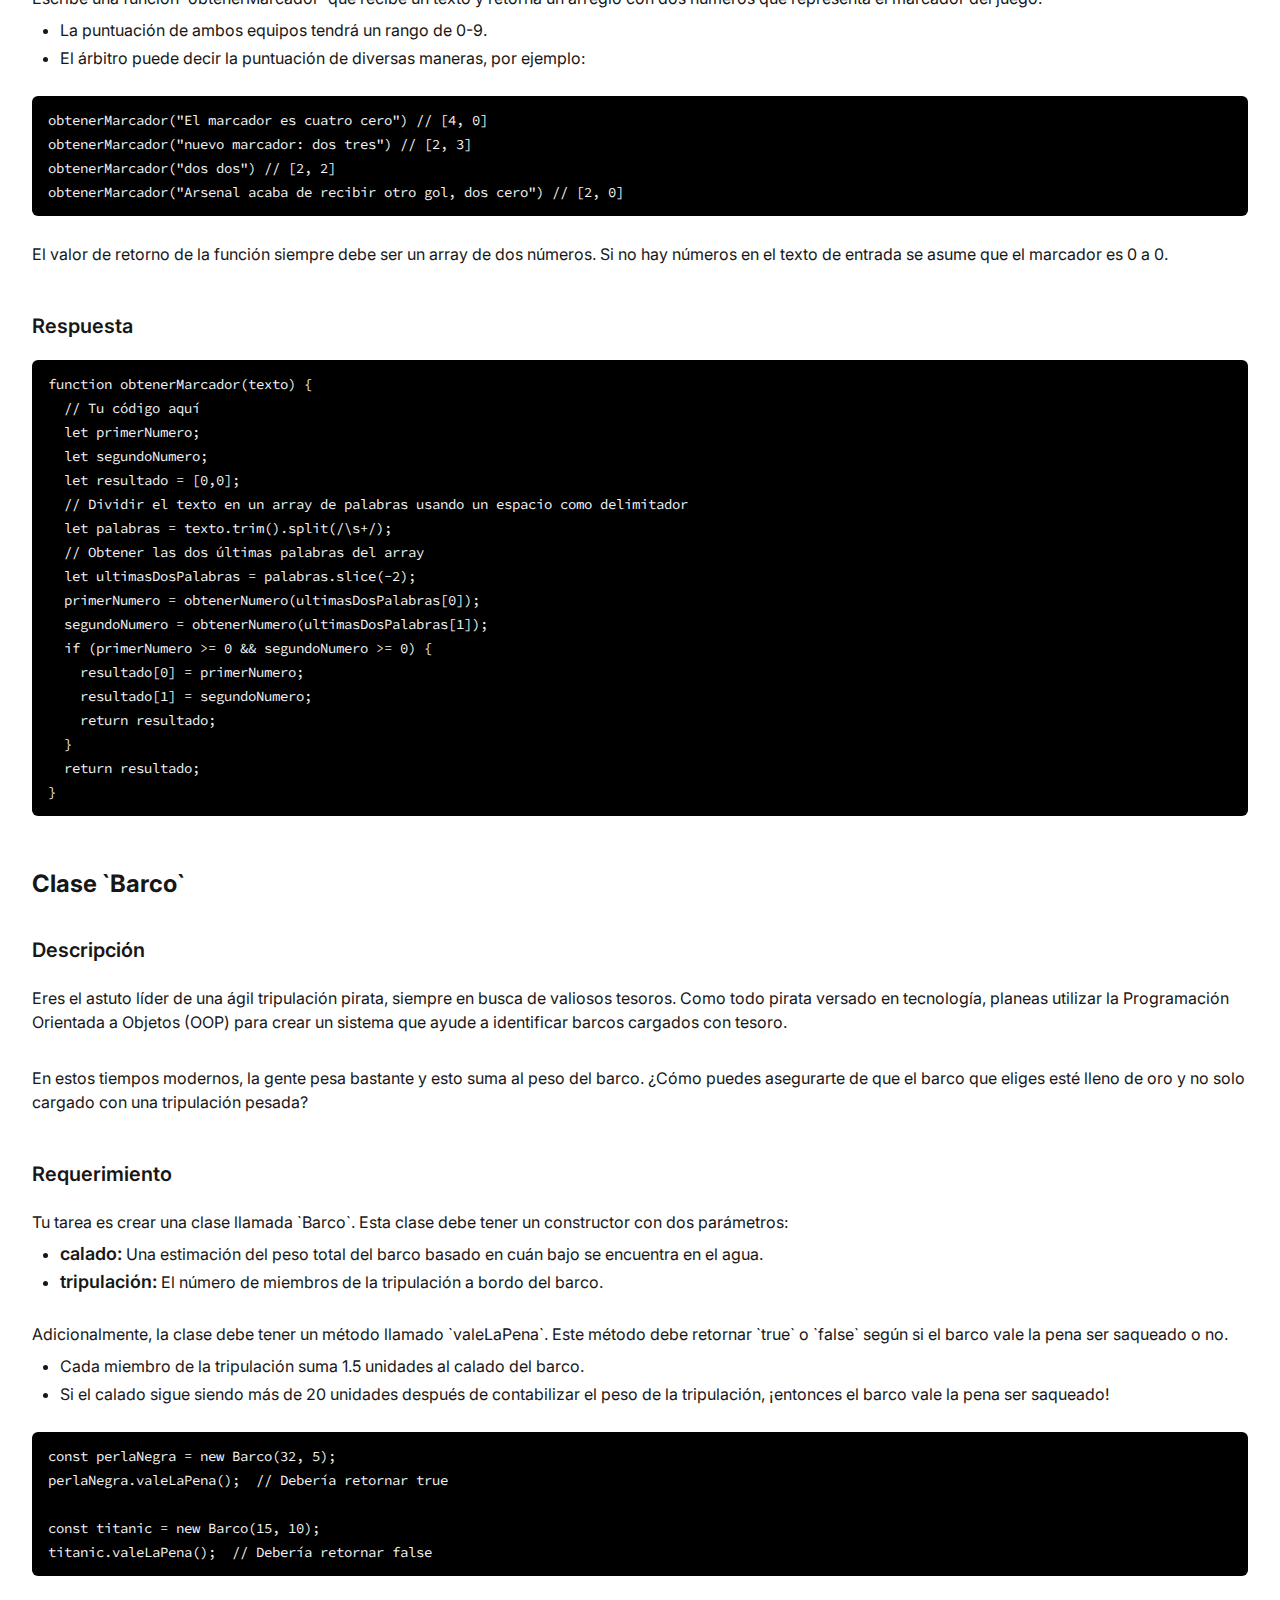
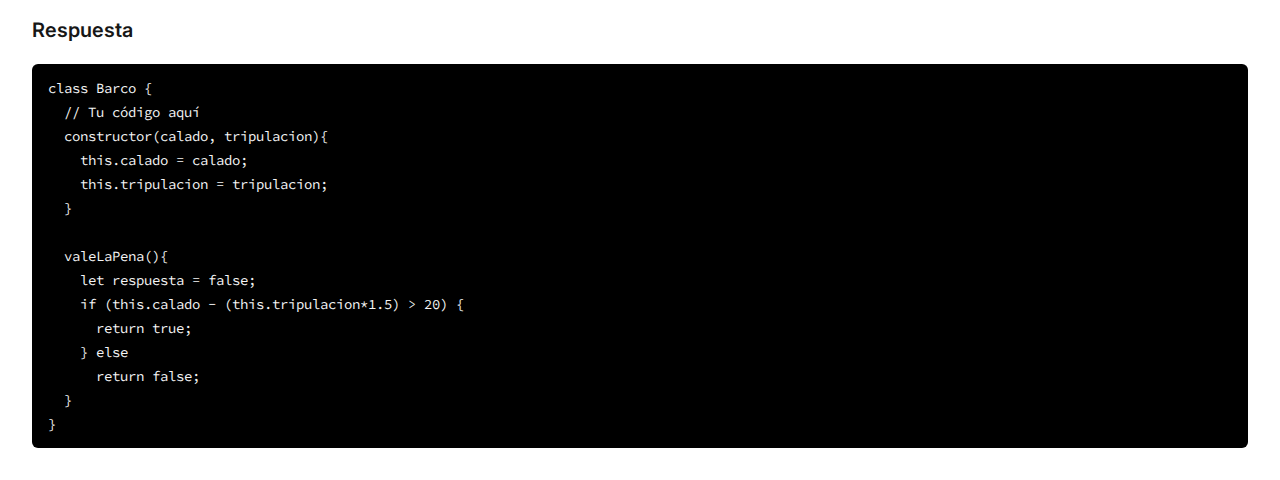
<file: funciones.html>
<!DOCTYPE html>
<html lang="es">
  <head>
    <meta charset="UTF-8" />
    <meta name="viewport" content="width=device-width, initial-scale=1.0" />
    <title>Web Fundamentals Evaluation 2024- Diagramas VV</title>
    <link rel="stylesheet" href="styles/index.css" />
  </head>
  <body>    
    <header class="header">
      <div class="header__container">
        <a href="/index.html">
          <img
            src="assets/images/codeable-logo-sm.svg"
            alt="codeable-logo"
            width="135"
            height="32"
            class="header__logo header__largoMinimoLogo"
          />
        </a>
        <nav class="navigation">
          <ul>
            <li><a href="/diagramas.html">Diagramas VV</a></li>
            <li class="active"><a href="/funciones.html">Funciones</a></li>
            <li><a href="/dom.html">Manipulación del DOM</a></li>
          </ul>
        </nav>
        <p class="header__name">Miguel Angel Mamani Zeballos</p>
      </div>
    </header>
    <main class="container">
      <div>
        <h1 class="page__title">Funciones</h1>
        <h2 class="page__subtitle page__subtitleBoldPrimary">Instrucciones</h2>
        <p class="page__pWithoutMargin">
          Completa las funciones del archivo `funciones.js` siguiendo las indicaciones a fin de que los test de la página <a href="test.html">test.html</a> pasen exitosamente. Deja una copia de tu código en esta página.
        </p>
        <h2 class="page__subtitle page__subtitleBoldSecondary">Función `interactuarCadenas`</h2>
        <h3 class="page__subtitleNormal">Descripción</h3>
        <p class="page__pWithMargin">
          Dadas dos cadenas de texto compuestas por los símbolos `+` y `-`, tu tarea es devolver una nueva cadena que muestre cómo interactúan las dos cadenas originales de la siguiente manera:
        </p>
        <ul>          
          <li>Cuando un símbolo positivo (`+`) interactúa con otro positivo, permanece positivo.</li>
          <li>Cuando un símbolo negativo (`-`) interactúa con otro negativo, permanece negativo.</li>
          <li>Pero cuando un símbolo negativo interactúa con un símbolo positivo, se neutralizan y se muestran como el número `0`.</li>          
        </ul>
        <h3 class="page__subtitleNormal">Requerimiento</h3>
        <p class="page__pWithMargin">          
          Escribe una función `interactuarCadenas` que toma dos cadenas de igual longitud como argumentos y devuelve una nueva cadena de acuerdo con las reglas de interacción mencionadas.
        </p>
        <h3 class="page__subtitleNormal">Ejemplo</h3>
        <div>
          <pre class="page__modoDark"><code>const resultado = interactuarCadenas("+-+", "+--");
console.log(resultado); // Devuelve "+-0"</code></pre>
        </div>
        <h3 class="page__subtitleNormal">Respuesta</h3>
        <div>
          <pre class="page__modoDark"><code>function interactuarCadenas(cadena1, cadena2) {
  // Tu código aquí
  let respuesta = "";
  if (cadena1.length === cadena2.length) {
    for (let i = 0; i < cadena1.length; i++) {
      if (cadena1[i] === "+") {
        if (cadena2[i] === "+") {
          respuesta += "+";
        } else {
          respuesta += "0";
        }
      } else {
        if (cadena2[i] === "+") {
          respuesta += "0";
        } else {
          respuesta += "-";
        }
      }      
    }    
  }
  return respuesta;
}</code></pre>
        </div>
        <h2 class="page__subtitle page__subtitleBoldSecondary">Función `generarApodo`</h2>
        <h3 class="page__subtitleNormal">Descripción</h3>
        <p class="page__pWithMargin">          
          Tu objetivo es escribir una función llamada `generarApodo` que tome un string `nombre` como argumento y devuelva los primeros 3 o 4 caracteres como un apodo.      
        </p>
        <h3 class="page__subtitleNormal">Requerimiento</h3>
        <p class="page__pWithMargin">          
          Si la tercera letra es una consonante, devuelve las primeras 3 letras.
        </p>
        <div>
          <pre class="page__modoDark"><code>generarApodo("Roberto") // "Rob"
generarApodo("Kimberly") // "Kim"
generarApodo("Samuel") // "Sam"</code></pre>
        </div>
        <p class="page__pWithMargin">          
          Si la tercera letra es una vocal, devuelve las primeras 4 letras.
        </p>
        <div>
          <pre class="page__modoDark"><code>generarApodo("Jeannie") // "Jean"
generarApodo("Douglas") // "Doug"
generarApodo("Gregory") // "Greg"</code></pre>
        </div>
        <p class="page__pWithMargin">          
          Si el string tiene menos de 4 caracteres, lanza un Error con el mensaje "Nombre muy corto".
        </p>
        <p class="page__pWithMargin">          
          Ten cuenta que:
        </p>
        <p class="page__pWithMargin">          
          <ul>
            <li>Las vocales son solo "aeiou", así que no cuentes la letra "y".</li>
            <li>La argumento de entrada siempre será un string.</li>
          </ul>
        </p>
        <h3 class="page__subtitleNormal">Respuesta</h3>
        <div>
          <pre class="page__modoDark"><code>function generarApodo(nombre) {
  // Tu código aquí
  let letra3 = "";
  if (nombre.length < 4) {
    throw new Error("Nombre muy corto");      
  }else {
    letra3=nombre[2].toLowerCase();
    if (letra3 !="a" && letra3 !="e" && letra3 !="i" && letra3 !="o" && letra3 !="u") {
      return nombre.substring(0, 3);
    }else {
      return nombre.substring(0, 4);
    }    
  } 
}</code></pre>
        </div>
        <h2 class="page__subtitle page__subtitleBoldSecondary">Función `obtenerMarcador`</h2>
        <h3 class="page__subtitleNormal">Descripción</h3>
        <p class="page__pWithMargin">          
          Trabajas en un estadio de fútbol de ligas menores y has decido implementar un sistema para automatizar el marcador del juego. Tienes un módulo de reconocimiento de voz que convierte lo que el árbitro dice en una cadena de texto. Tu reto actual es convertir ese texto en un par de números que representen el marcador actual.
        </p>
        <h3 class="page__subtitleNormal">Requerimiento</h3>
        <p class="page__pWithMargin">          
          Escribe una función `obtenerMarcador` que recibe un texto y retorna un arreglo con dos números que representa el marcador del juego.
          <ul>
            <li>La puntuación de ambos equipos tendrá un rango de 0-9.</li>
            <li>El árbitro puede decir la puntuación de diversas maneras, por ejemplo:</li>
          </ul>
        </p>
        <div>
          <pre class="page__modoDark"><code>obtenerMarcador("El marcador es cuatro cero") // [4, 0]
obtenerMarcador("nuevo marcador: dos tres") // [2, 3]
obtenerMarcador("dos dos") // [2, 2]
obtenerMarcador("Arsenal acaba de recibir otro gol, dos cero") // [2, 0]</code></pre>
        </div>
        <p class="page__pWithMargin">          
          El valor de retorno de la función siempre debe ser un array de dos números. Si no hay números en el texto de entrada se asume que el marcador es 0 a 0.
        </p>
        <h3 class="page__subtitleNormal">Respuesta</h3>
        <div>
          <pre class="page__modoDark"><code>function obtenerMarcador(texto) {
  // Tu código aquí
  let primerNumero;
  let segundoNumero;
  let resultado = [0,0];
  // Dividir el texto en un array de palabras usando un espacio como delimitador
  let palabras = texto.trim().split(/\s+/);
  // Obtener las dos últimas palabras del array
  let ultimasDosPalabras = palabras.slice(-2);
  primerNumero = obtenerNumero(ultimasDosPalabras[0]);
  segundoNumero = obtenerNumero(ultimasDosPalabras[1]);
  if (primerNumero >= 0 && segundoNumero >= 0) {
    resultado[0] = primerNumero;
    resultado[1] = segundoNumero;
    return resultado;
  }
  return resultado;
}</code></pre>
        </div>
        <h2 class="page__subtitle page__subtitleBoldSecondary">Clase `Barco`</h2>
        <h3 class="page__subtitleNormal">Descripción</h3>
        <p class="page__pWithMargin">          
          Eres el astuto líder de una ágil tripulación pirata, siempre en busca de valiosos tesoros. Como todo pirata versado en tecnología, planeas utilizar la Programación Orientada a Objetos (OOP) para crear un sistema que ayude a identificar barcos cargados con tesoro.
        </p>
        <p class="page__pWithMargin">          
          En estos tiempos modernos, la gente pesa bastante y esto suma al peso del barco. ¿Cómo puedes asegurarte de que el barco que eliges esté lleno de oro y no solo cargado con una tripulación pesada?
        </p>
        <h3 class="page__subtitleNormal">Requerimiento</h3>
        <p class="page__pWithMargin">  
          Tu tarea es crear una clase llamada `Barco`. Esta clase debe tener un constructor con dos parámetros:
          <ul>
            <li><strong class="page__subtitleNormal2">calado:</strong> Una estimación del peso total del barco basado en cuán bajo se encuentra en el agua.</li>
            <li><strong class="page__subtitleNormal2">tripulación:</strong> El número de miembros de la tripulación a bordo del barco.</li>
          </ul>
        </p>
        <p class="page__pWithMargin">          
          Adicionalmente, la clase debe tener un método llamado `valeLaPena`. Este método debe retornar `true` o `false` según si el barco vale la pena ser saqueado o no.
          <ul>
            <li>Cada miembro de la tripulación suma 1.5 unidades al calado del barco.</li>
            <li>Si el calado sigue siendo más de 20 unidades después de contabilizar el peso de la tripulación, ¡entonces el barco vale la pena ser saqueado!</li>
          </ul>
        </p>
        <div>
          <pre class="page__modoDark"><code>const perlaNegra = new Barco(32, 5);
perlaNegra.valeLaPena();  // Debería retornar true

const titanic = new Barco(15, 10);
titanic.valeLaPena();  // Debería retornar false</code></pre>
        </div>
        <h3 class="page__subtitleNormal">Respuesta</h3>
        <div>
          <pre class="page__modoDark"><code>class Barco {
  // Tu código aquí
  constructor(calado, tripulacion){
    this.calado = calado;
    this.tripulacion = tripulacion;    
  }

  valeLaPena(){    
    let respuesta = false;
    if (this.calado - (this.tripulacion*1.5) > 20) {
      return true;
    } else
      return false;
  }
}</code></pre>
        </div>
      </div>
     <h4 class="page__paddingBottom32"></h4>     
    </main>
  </body>
</html>
</file>
<file: styles/index.css>
@import url("https://fonts.googleapis.com/css2?family=Familjen+Grotesk:wght@500;600&family=Inter:wght@300;400;500;600;700&family=Source+Code+Pro:wght@400;500;600&display=swap");

/* 1. Settings */
@import url(1-settings/border.css);
@import url(1-settings/breakpoints.css);
@import url(1-settings/color.css);
@import url(1-settings/spacing.css);
@import url(1-settings/typography.css);
@import url(1-settings/width.css);

/* 2. Generic */
@import url(2-generic/reset.css);

/* 3. Elements */
@import url(3-elements/elements.css);

/* 4. Objects */
@import url(4-objects/objects.css);

/* 5. Components */

/* Atoms */
@import url(5-components/button.css);
@import url(5-components/link.css);

/* Molecules */
@import url(5-components/check-group.css);
@import url(5-components/check-item.css);
@import url(5-components/forms.css);
@import url(5-components/header.css);
@import url(5-components/home.css);
@import url(5-components/navigation.css);
@import url(5-components/page.css);
@import url(5-components/tooltip.css);

/* @import url(5-components/header.css); */

/* Organisms */

/* 6. Utilities */
@import url(6-utilities/utilities.css);
</file>
